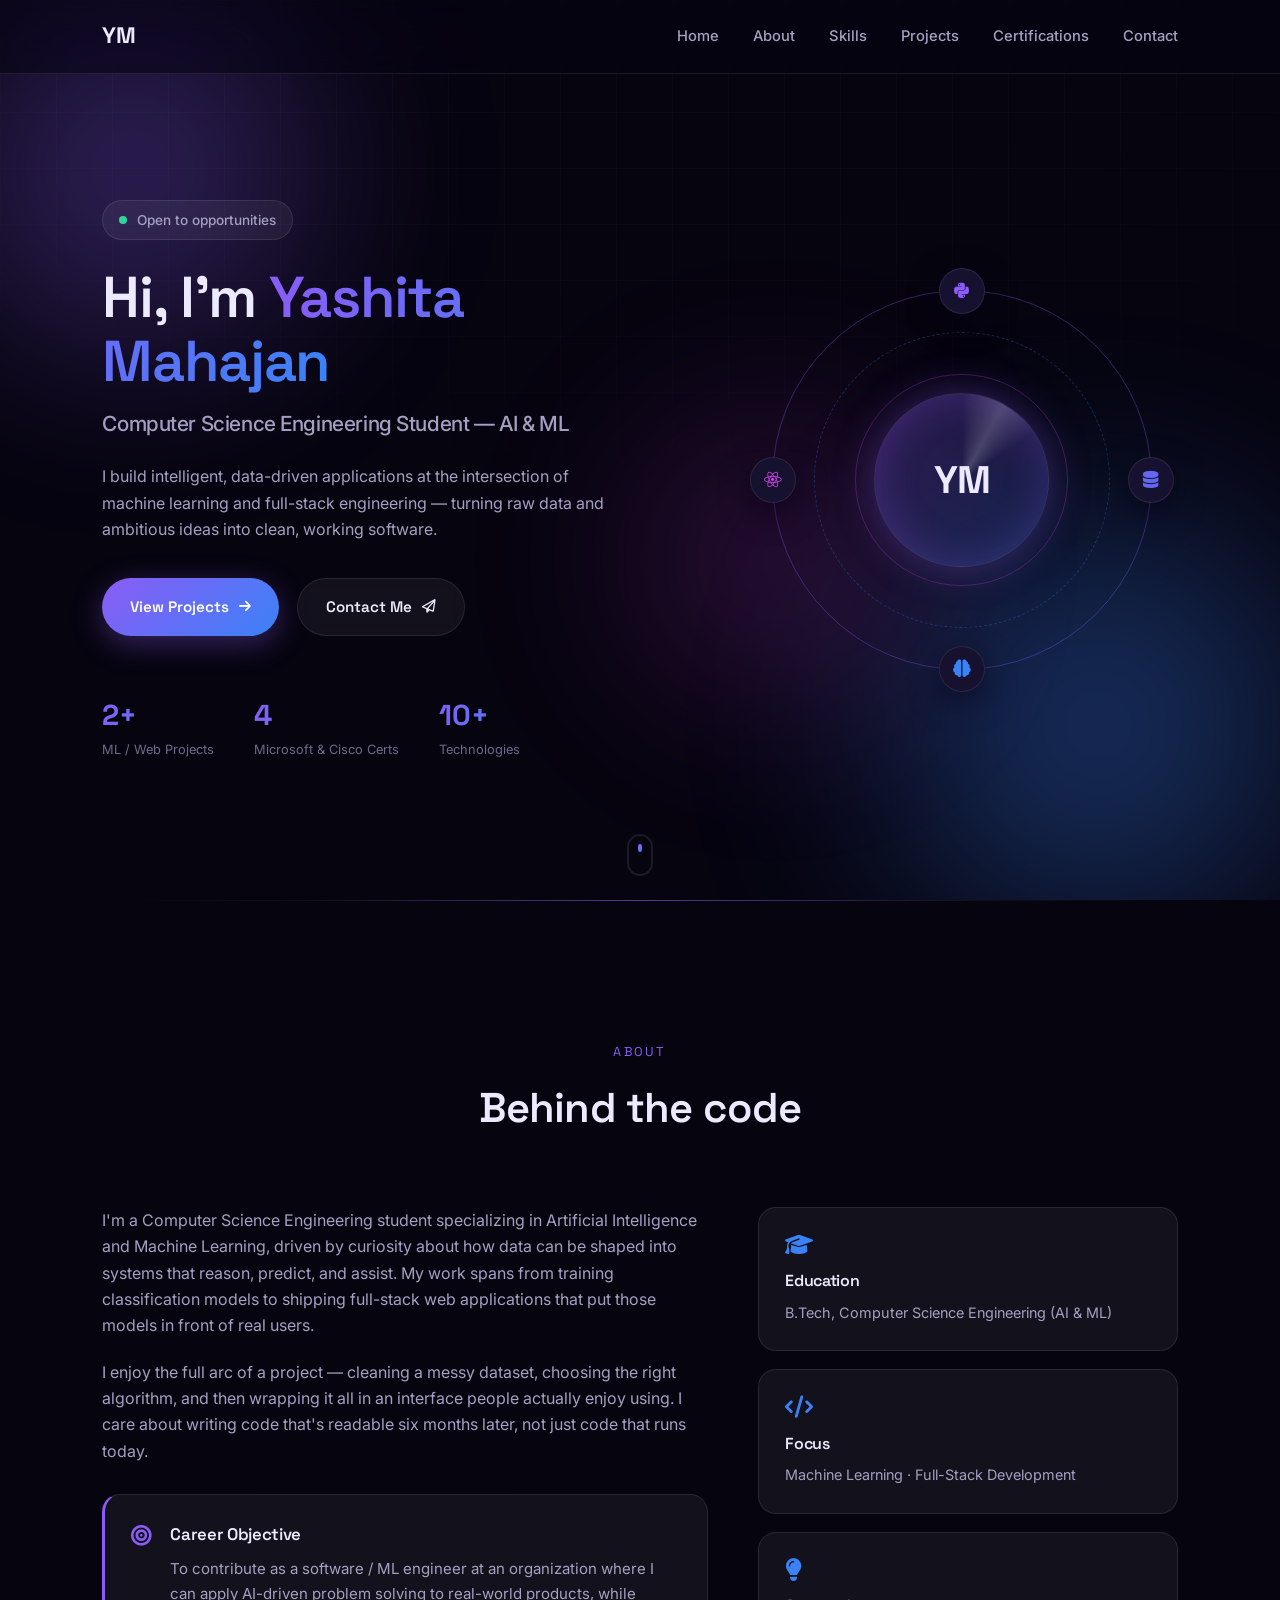
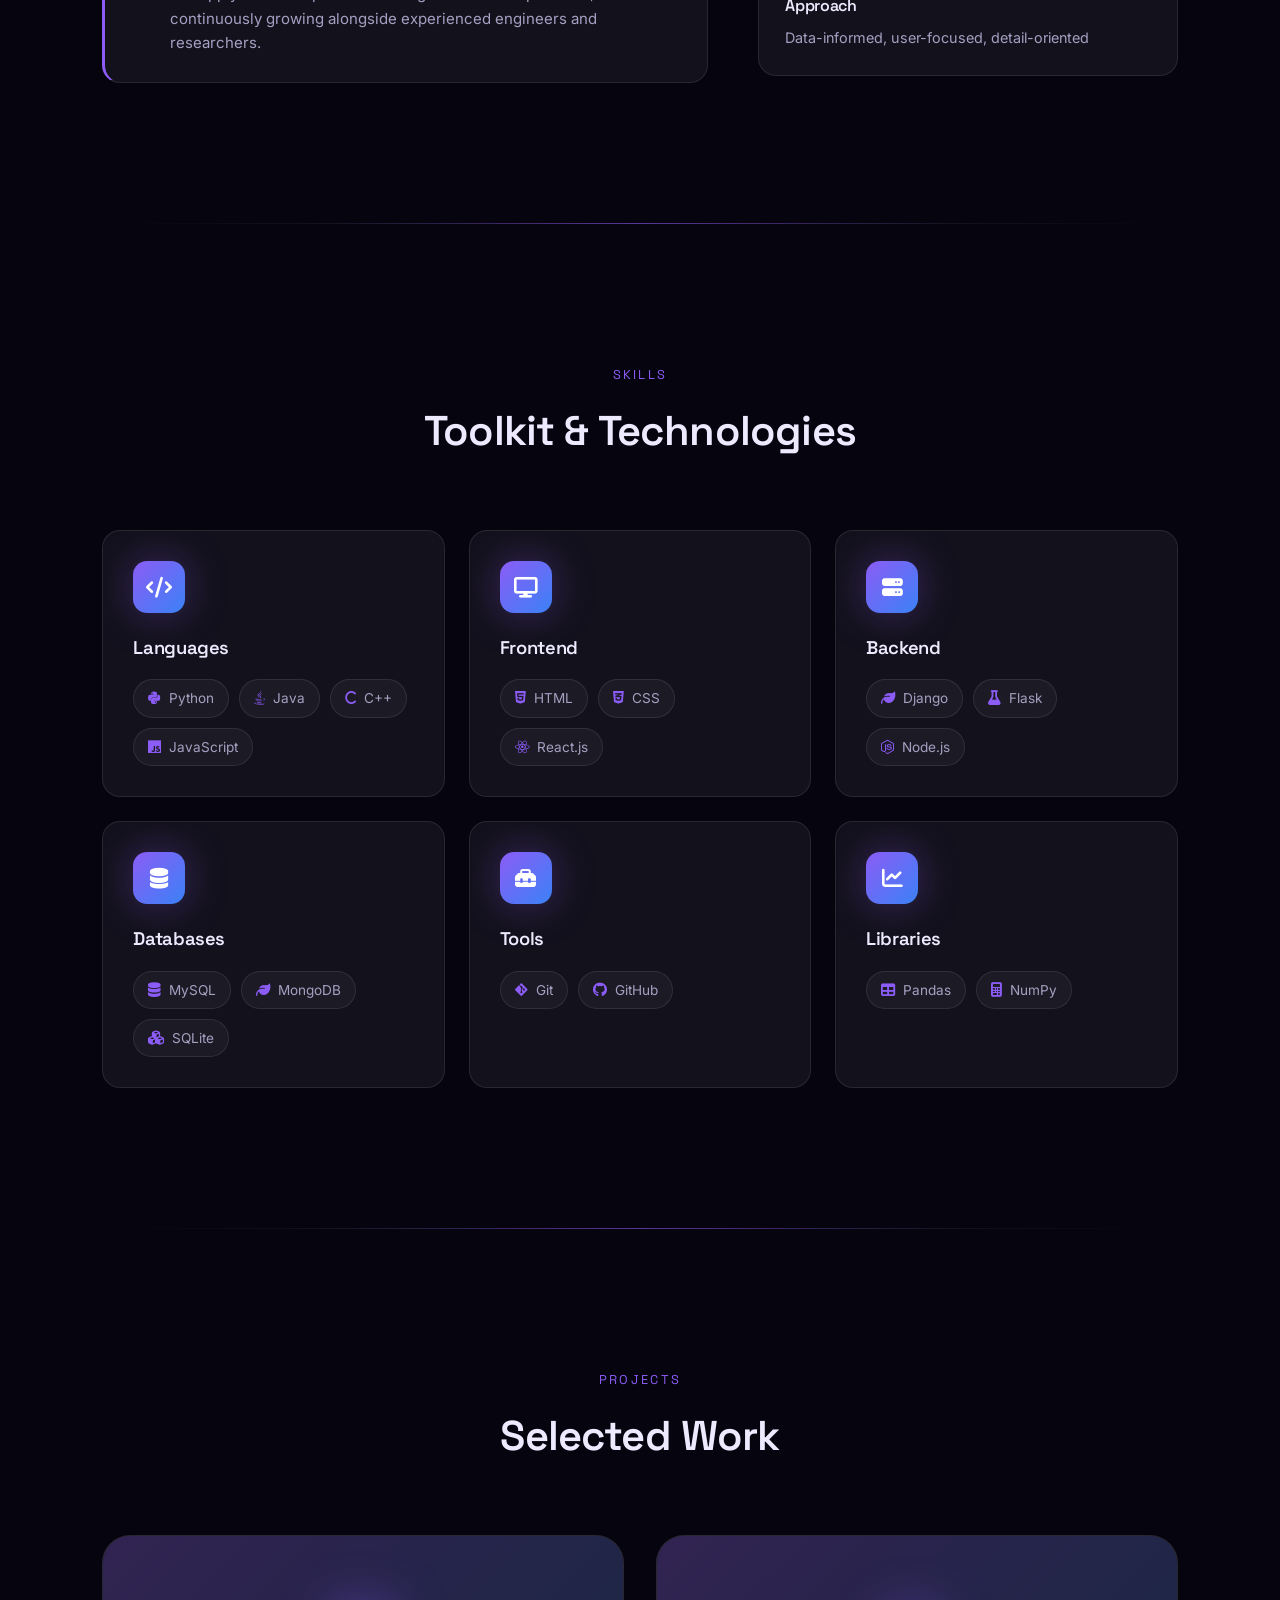
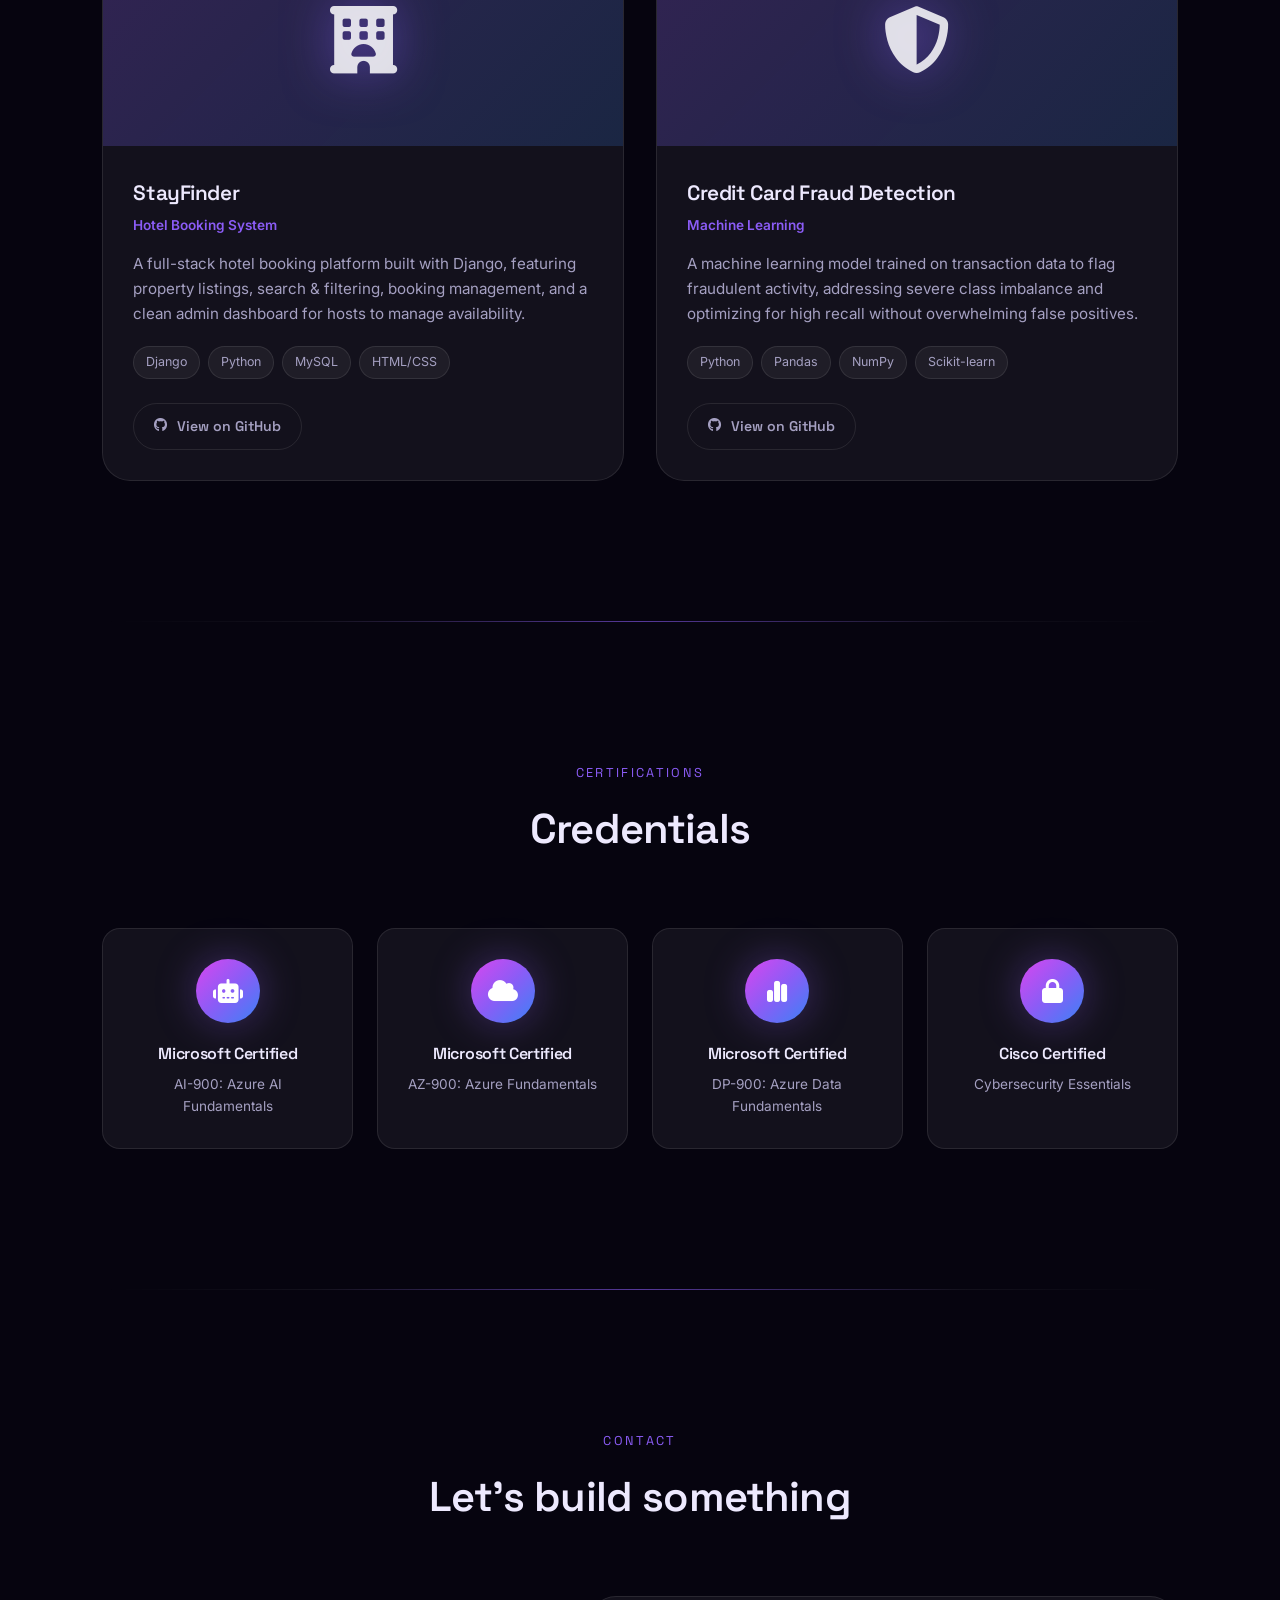
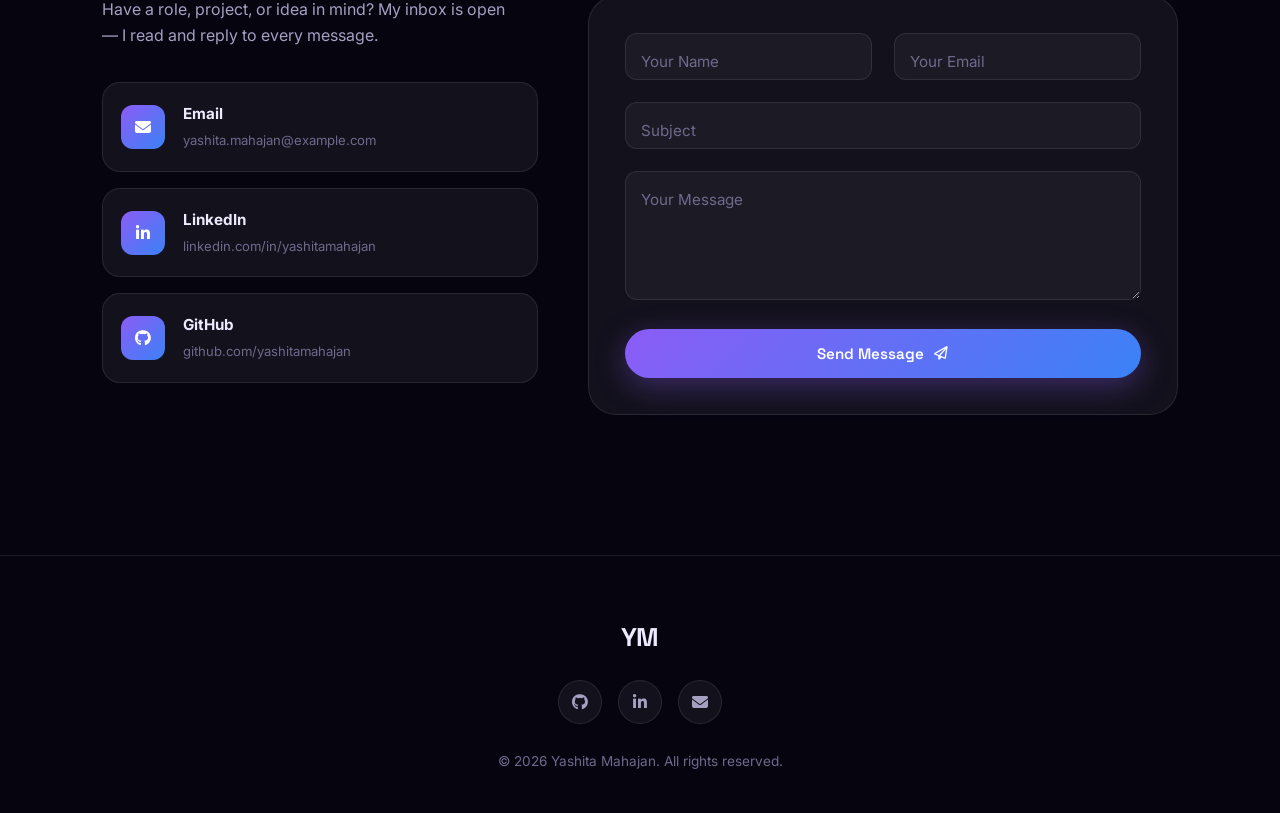
<file: Assignment1/index.html>
<!DOCTYPE html>
<html lang="en">
<head>
<meta charset="UTF-8">
<meta name="viewport" content="width=device-width, initial-scale=1.0">
<title>Yashita Mahajan | AI &amp; ML Engineer</title>
<meta name="description" content="Portfolio of Yashita Mahajan, Computer Science Engineering student specializing in AI & ML.">

<!-- Google Fonts: Space Grotesk (display) + Inter (body) -->
<link rel="preconnect" href="https://fonts.googleapis.com">
<link rel="preconnect" href="https://fonts.gstatic.com" crossorigin>
<link href="https://fonts.googleapis.com/css2?family=Space+Grotesk:wght@400;500;600;700&family=Inter:wght@300;400;500;600;700&display=swap" rel="stylesheet">

<!-- Font Awesome Icons -->
<link rel="stylesheet" href="https://cdnjs.cloudflare.com/ajax/libs/font-awesome/6.5.1/css/all.min.css">

<link rel="stylesheet" href="style.css">
</head>
<body>

<!-- Animated background blobs (pure CSS, decorative) -->
<div class="bg-fx" aria-hidden="true">
  <div class="blob blob-a"></div>
  <div class="blob blob-b"></div>
  <div class="blob blob-c"></div>
  <div class="grid-overlay"></div>
</div>

<!-- ================= NAVIGATION ================= -->
<input type="checkbox" id="nav-toggle" class="nav-toggle-input">
<header class="navbar">
  <nav class="nav-container">
    <a href="#home" class="logo">YM<span class="logo-dot"></span></a>

    <label for="nav-toggle" class="hamburger" aria-label="Toggle menu">
      <span></span><span></span><span></span>
    </label>

    <ul class="nav-links">
      <li><a href="#home">Home</a></li>
      <li><a href="#about">About</a></li>
      <li><a href="#skills">Skills</a></li>
      <li><a href="#projects">Projects</a></li>
      <li><a href="#certifications">Certifications</a></li>
      <li><a href="#contact">Contact</a></li>
    </ul>
  </nav>
</header>

<main>

  <!-- ================= HERO SECTION ================= -->
  <section id="home" class="hero">
    <div class="hero-inner">

      <div class="hero-text reveal">
        <p class="eyebrow"><span class="pulse-dot"></span>Open to opportunities</p>
        <h1 class="hero-title">
          Hi, I'm <span class="gradient-text">Yashita Mahajan</span>
        </h1>
        <h2 class="hero-subtitle">Computer Science Engineering Student — AI &amp; ML</h2>
        <p class="hero-desc">
          I build intelligent, data-driven applications at the intersection of machine learning
          and full-stack engineering — turning raw data and ambitious ideas into clean,
          working software.
        </p>
        <div class="hero-actions">
          <a href="#projects" class="btn btn-primary">
            <span>View Projects</span>
            <i class="fa-solid fa-arrow-right"></i>
          </a>
          <a href="#contact" class="btn btn-outline">
            <span>Contact Me</span>
            <i class="fa-regular fa-paper-plane"></i>
          </a>
        </div>

        <div class="hero-stats">
          <div class="stat">
            <span class="stat-num">2+</span>
            <span class="stat-label">ML / Web Projects</span>
          </div>
          <div class="stat">
            <span class="stat-num">4</span>
            <span class="stat-label">Microsoft &amp; Cisco Certs</span>
          </div>
          <div class="stat">
            <span class="stat-num">10+</span>
            <span class="stat-label">Technologies</span>
          </div>
        </div>
      </div>

      <!-- Signature visual: animated "Neural Halo" instead of a photo -->
      <div class="hero-visual reveal">
        <div class="halo">
          <div class="halo-ring ring-1"></div>
          <div class="halo-ring ring-2"></div>
          <div class="halo-ring ring-3"></div>

          <div class="orbit orbit-1"><span class="node"><i class="fa-brands fa-python"></i></span></div>
          <div class="orbit orbit-2"><span class="node"><i class="fa-solid fa-brain"></i></span></div>
          <div class="orbit orbit-3"><span class="node"><i class="fa-brands fa-react"></i></span></div>
          <div class="orbit orbit-4"><span class="node"><i class="fa-solid fa-database"></i></span></div>

          <div class="halo-core">
            <span class="core-initials">YM</span>
            <span class="core-scan"></span>
          </div>
        </div>
      </div>

    </div>
    <a href="#about" class="scroll-cue" aria-label="Scroll down">
      <span></span>
    </a>
  </section>

  <div class="divider" aria-hidden="true"><span></span></div>

  <!-- ================= ABOUT SECTION ================= -->
  <section id="about" class="section about">
    <div class="section-head reveal">
      <p class="section-tag">About</p>
      <h2 class="section-title">Behind the code</h2>
    </div>

    <div class="about-grid">
      <div class="about-copy reveal">
        <p>
          I'm a Computer Science Engineering student specializing in Artificial Intelligence
          and Machine Learning, driven by curiosity about how data can be shaped into systems
          that reason, predict, and assist. My work spans from training classification models
          to shipping full-stack web applications that put those models in front of real users.
        </p>
        <p>
          I enjoy the full arc of a project — cleaning a messy dataset, choosing the right
          algorithm, and then wrapping it all in an interface people actually enjoy using.
          I care about writing code that's readable six months later, not just code that runs today.
        </p>
        <div class="objective-card">
          <i class="fa-solid fa-bullseye"></i>
          <div>
            <h3>Career Objective</h3>
            <p>
              To contribute as a software / ML engineer at an organization where I can apply
              AI-driven problem solving to real-world products, while continuously growing
              alongside experienced engineers and researchers.
            </p>
          </div>
        </div>
      </div>

      <div class="about-highlights reveal">
        <div class="highlight-card">
          <i class="fa-solid fa-graduation-cap"></i>
          <h4>Education</h4>
          <p>B.Tech, Computer Science Engineering (AI &amp; ML)</p>
        </div>
        <div class="highlight-card">
          <i class="fa-solid fa-code"></i>
          <h4>Focus</h4>
          <p>Machine Learning · Full-Stack Development</p>
        </div>
        <div class="highlight-card">
          <i class="fa-solid fa-lightbulb"></i>
          <h4>Approach</h4>
          <p>Data-informed, user-focused, detail-oriented</p>
        </div>
      </div>
    </div>
  </section>

  <div class="divider" aria-hidden="true"><span></span></div>

  <!-- ================= SKILLS SECTION ================= -->
  <section id="skills" class="section skills">
    <div class="section-head reveal">
      <p class="section-tag">Skills</p>
      <h2 class="section-title">Toolkit &amp; Technologies</h2>
    </div>

    <div class="skills-grid">

      <div class="skill-card reveal">
        <div class="skill-icon"><i class="fa-solid fa-code"></i></div>
        <h3>Languages</h3>
        <div class="chip-row">
          <span class="chip"><i class="fa-brands fa-python"></i>Python</span>
          <span class="chip"><i class="fa-brands fa-java"></i>Java</span>
          <span class="chip"><i class="fa-solid fa-c"></i>C++</span>
          <span class="chip"><i class="fa-brands fa-js"></i>JavaScript</span>
        </div>
      </div>

      <div class="skill-card reveal">
        <div class="skill-icon"><i class="fa-solid fa-display"></i></div>
        <h3>Frontend</h3>
        <div class="chip-row">
          <span class="chip"><i class="fa-brands fa-html5"></i>HTML</span>
          <span class="chip"><i class="fa-brands fa-css3-alt"></i>CSS</span>
          <span class="chip"><i class="fa-brands fa-react"></i>React.js</span>
        </div>
      </div>

      <div class="skill-card reveal">
        <div class="skill-icon"><i class="fa-solid fa-server"></i></div>
        <h3>Backend</h3>
        <div class="chip-row">
          <span class="chip"><i class="fa-solid fa-leaf"></i>Django</span>
          <span class="chip"><i class="fa-solid fa-flask"></i>Flask</span>
          <span class="chip"><i class="fa-brands fa-node-js"></i>Node.js</span>
        </div>
      </div>

      <div class="skill-card reveal">
        <div class="skill-icon"><i class="fa-solid fa-database"></i></div>
        <h3>Databases</h3>
        <div class="chip-row">
          <span class="chip"><i class="fa-solid fa-database"></i>MySQL</span>
          <span class="chip"><i class="fa-solid fa-leaf"></i>MongoDB</span>
          <span class="chip"><i class="fa-solid fa-cubes"></i>SQLite</span>
        </div>
      </div>

      <div class="skill-card reveal">
        <div class="skill-icon"><i class="fa-solid fa-toolbox"></i></div>
        <h3>Tools</h3>
        <div class="chip-row">
          <span class="chip"><i class="fa-brands fa-git-alt"></i>Git</span>
          <span class="chip"><i class="fa-brands fa-github"></i>GitHub</span>
        </div>
      </div>

      <div class="skill-card reveal">
        <div class="skill-icon"><i class="fa-solid fa-chart-line"></i></div>
        <h3>Libraries</h3>
        <div class="chip-row">
          <span class="chip"><i class="fa-solid fa-table"></i>Pandas</span>
          <span class="chip"><i class="fa-solid fa-calculator"></i>NumPy</span>
        </div>
      </div>

    </div>
  </section>

  <div class="divider" aria-hidden="true"><span></span></div>

  <!-- ================= PROJECTS SECTION ================= -->
  <section id="projects" class="section projects">
    <div class="section-head reveal">
      <p class="section-tag">Projects</p>
      <h2 class="section-title">Selected Work</h2>
    </div>

    <div class="projects-grid">

      <article class="project-card reveal">
        <div class="project-media">
          <div class="media-glyph"><i class="fa-solid fa-hotel"></i></div>
          <div class="media-shine"></div>
        </div>
        <div class="project-body">
          <h3>StayFinder</h3>
          <p class="project-type">Hotel Booking System</p>
          <p class="project-desc">
            A full-stack hotel booking platform built with Django, featuring property listings,
            search &amp; filtering, booking management, and a clean admin dashboard for hosts
            to manage availability.
          </p>
          <div class="tag-row">
            <span class="tag">Django</span>
            <span class="tag">Python</span>
            <span class="tag">MySQL</span>
            <span class="tag">HTML/CSS</span>
          </div>
          <a href="#" class="btn btn-ghost">
            <i class="fa-brands fa-github"></i>
            <span>View on GitHub</span>
          </a>
        </div>
      </article>

      <article class="project-card reveal">
        <div class="project-media">
          <div class="media-glyph"><i class="fa-solid fa-shield-halved"></i></div>
          <div class="media-shine"></div>
        </div>
        <div class="project-body">
          <h3>Credit Card Fraud Detection</h3>
          <p class="project-type">Machine Learning</p>
          <p class="project-desc">
            A machine learning model trained on transaction data to flag fraudulent activity,
            addressing severe class imbalance and optimizing for high recall without
            overwhelming false positives.
          </p>
          <div class="tag-row">
            <span class="tag">Python</span>
            <span class="tag">Pandas</span>
            <span class="tag">NumPy</span>
            <span class="tag">Scikit-learn</span>
          </div>
          <a href="#" class="btn btn-ghost">
            <i class="fa-brands fa-github"></i>
            <span>View on GitHub</span>
          </a>
        </div>
      </article>

    </div>
  </section>

  <div class="divider" aria-hidden="true"><span></span></div>

  <!-- ================= CERTIFICATIONS SECTION ================= -->
  <section id="certifications" class="section certifications">
    <div class="section-head reveal">
      <p class="section-tag">Certifications</p>
      <h2 class="section-title">Credentials</h2>
    </div>

    <div class="cert-grid">
      <div class="cert-card reveal">
        <div class="cert-badge"><i class="fa-solid fa-robot"></i></div>
        <h3>Microsoft Certified</h3>
        <p>AI-900: Azure AI Fundamentals</p>
      </div>
      <div class="cert-card reveal">
        <div class="cert-badge"><i class="fa-solid fa-cloud"></i></div>
        <h3>Microsoft Certified</h3>
        <p>AZ-900: Azure Fundamentals</p>
      </div>
      <div class="cert-card reveal">
        <div class="cert-badge"><i class="fa-solid fa-chart-simple"></i></div>
        <h3>Microsoft Certified</h3>
        <p>DP-900: Azure Data Fundamentals</p>
      </div>
      <div class="cert-card reveal">
        <div class="cert-badge"><i class="fa-solid fa-lock"></i></div>
        <h3>Cisco Certified</h3>
        <p>Cybersecurity Essentials</p>
      </div>
    </div>
  </section>

  <div class="divider" aria-hidden="true"><span></span></div>

  <!-- ================= CONTACT SECTION ================= -->
  <section id="contact" class="section contact">
    <div class="section-head reveal">
      <p class="section-tag">Contact</p>
      <h2 class="section-title">Let's build something</h2>
    </div>

    <div class="contact-grid">

      <div class="contact-info reveal">
        <p class="contact-lead">
          Have a role, project, or idea in mind? My inbox is open — I read and reply to
          every message.
        </p>

        <a href="mailto:yashita.mahajan@example.com" class="contact-link">
          <span class="contact-icon"><i class="fa-solid fa-envelope"></i></span>
          <span>
            <strong>Email</strong>
            <small>yashita.mahajan@example.com</small>
          </span>
        </a>

        <a href="https://linkedin.com/in/yashitamahajan" target="_blank" rel="noopener" class="contact-link">
          <span class="contact-icon"><i class="fa-brands fa-linkedin-in"></i></span>
          <span>
            <strong>LinkedIn</strong>
            <small>linkedin.com/in/yashitamahajan</small>
          </span>
        </a>

        <a href="https://github.com/yashitamahajan" target="_blank" rel="noopener" class="contact-link">
          <span class="contact-icon"><i class="fa-brands fa-github"></i></span>
          <span>
            <strong>GitHub</strong>
            <small>github.com/yashitamahajan</small>
          </span>
        </a>
      </div>

      <form class="contact-form reveal" action="#" method="post">
        <div class="form-row">
          <div class="form-group">
            <input type="text" id="name" name="name" placeholder=" " required>
            <label for="name">Your Name</label>
          </div>
          <div class="form-group">
            <input type="email" id="email" name="email" placeholder=" " required>
            <label for="email">Your Email</label>
          </div>
        </div>
        <div class="form-group">
          <input type="text" id="subject" name="subject" placeholder=" " required>
          <label for="subject">Subject</label>
        </div>
        <div class="form-group">
          <textarea id="message" name="message" rows="5" placeholder=" " required></textarea>
          <label for="message">Your Message</label>
        </div>
        <button type="submit" class="btn btn-primary btn-full">
          <span>Send Message</span>
          <i class="fa-regular fa-paper-plane"></i>
        </button>
      </form>

    </div>
  </section>

</main>

<!-- ================= FOOTER ================= -->
<footer class="footer">
  <a href="#home" class="logo footer-logo">YM<span class="logo-dot"></span></a>
  <div class="footer-socials">
    <a href="https://github.com/yashitamahajan" target="_blank" rel="noopener" aria-label="GitHub"><i class="fa-brands fa-github"></i></a>
    <a href="https://linkedin.com/in/yashitamahajan" target="_blank" rel="noopener" aria-label="LinkedIn"><i class="fa-brands fa-linkedin-in"></i></a>
    <a href="mailto:yashita.mahajan@example.com" aria-label="Email"><i class="fa-solid fa-envelope"></i></a>
  </div>
  <p class="footer-copy">&copy; 2026 Yashita Mahajan. All rights reserved.</p>
</footer>

</body>
</html>
</file>
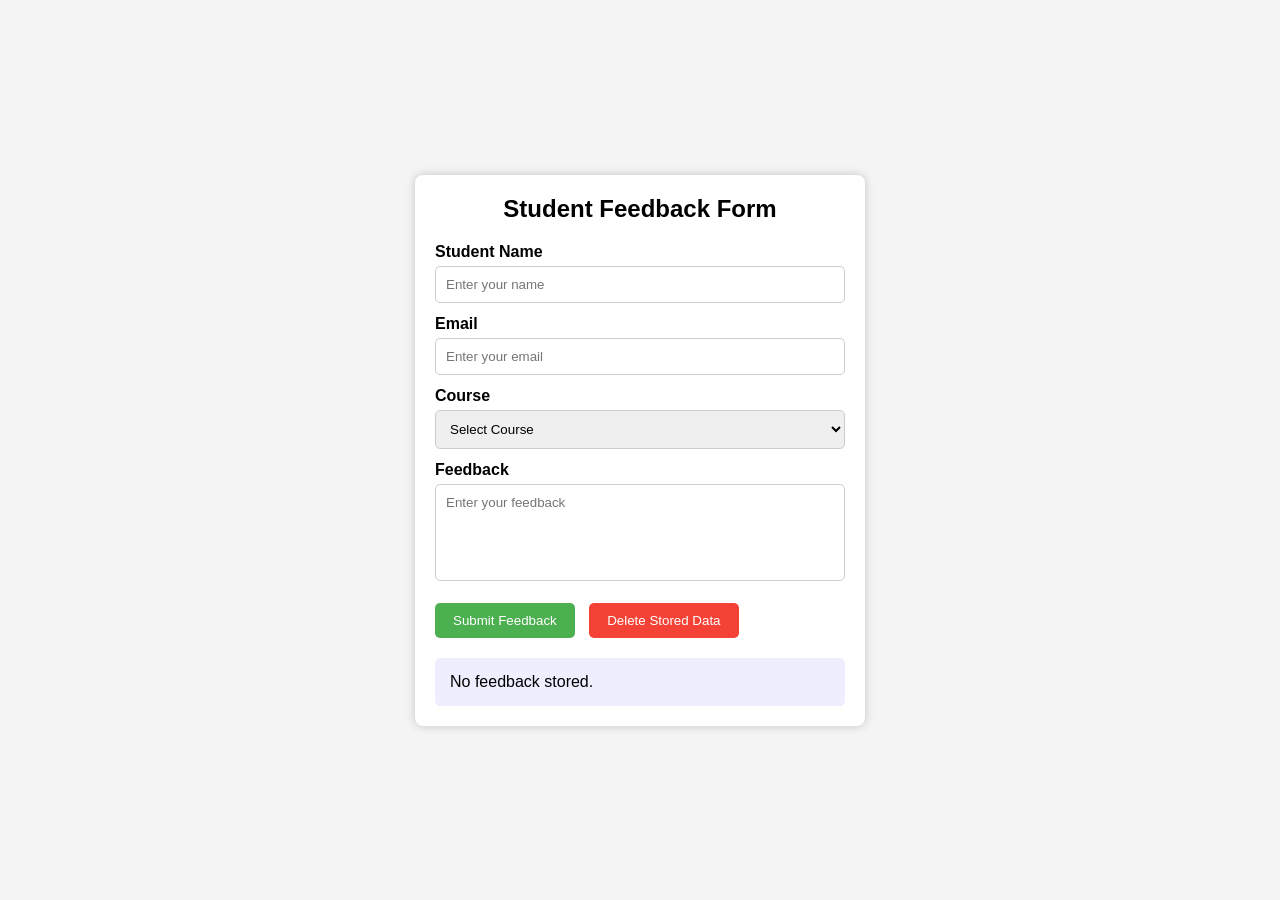
<file: Assignment3/index.html>
<!DOCTYPE html>
<html lang="en">
<head>
    <meta charset="UTF-8">
    <meta name="viewport" content="width=device-width, initial-scale=1.0">
    <title>Student Feedback Form</title>

    <style>
        * {
            margin: 0;
            padding: 0;
            box-sizing: border-box;
            font-family: Arial, sans-serif;
        }

        body {
            background-color: #f4f4f4;
            display: flex;
            justify-content: center;
            align-items: center;
            min-height: 100vh;
        }

        .container {
            width: 450px;
            background: white;
            padding: 20px;
            border-radius: 8px;
            box-shadow: 0px 0px 10px rgba(0,0,0,0.2);
        }

        h2 {
            text-align: center;
            margin-bottom: 20px;
        }

        label {
            display: block;
            margin-top: 12px;
            margin-bottom: 5px;
            font-weight: bold;
        }

        input,
        select,
        textarea {
            width: 100%;
            padding: 10px;
            border: 1px solid #ccc;
            border-radius: 5px;
        }

        textarea {
            resize: none;
        }

        .error {
            color: red;
            font-size: 13px;
            margin-top: 3px;
        }

        button {
            padding: 10px 18px;
            margin-top: 15px;
            border: none;
            border-radius: 5px;
            color: white;
            cursor: pointer;
        }

        .submitBtn {
            background-color: #4CAF50;
        }

        .deleteBtn {
            background-color: #f44336;
            margin-left: 10px;
        }

        #sessionUser {
            margin-top: 20px;
            color: green;
            font-weight: bold;
        }

        #storedData {
            margin-top: 15px;
            background: #eef;
            padding: 15px;
            border-radius: 5px;
        }
    </style>
</head>

<body>

<div class="container">

    <h2>Student Feedback Form</h2>

    <form id="feedbackForm">

        <label for="name">Student Name</label>
        <input type="text" id="name" placeholder="Enter your name">
        <div class="error" id="nameError"></div>

        <label for="email">Email</label>
        <input type="email" id="email" placeholder="Enter your email">
        <div class="error" id="emailError"></div>

        <label for="course">Course</label>
        <select id="course">
            <option value="">Select Course</option>
            <option value="C++">C++</option>
            <option value="Java">Java</option>
            <option value="Python">Python</option>
            <option value="JavaScript">JavaScript</option>
        </select>
        <div class="error" id="courseError"></div>

        <label for="feedback">Feedback</label>
        <textarea id="feedback" rows="5" placeholder="Enter your feedback"></textarea>
        <div class="error" id="feedbackError"></div>

        <button type="submit" class="submitBtn">Submit Feedback</button>
        <button type="button" id="deleteBtn" class="deleteBtn">Delete Stored Data</button>

    </form>

    <div id="sessionUser"></div>

    <div id="storedData">
        No feedback stored.
    </div>

</div>

<script src="script.js"></script>

</body>
</html>
</file>
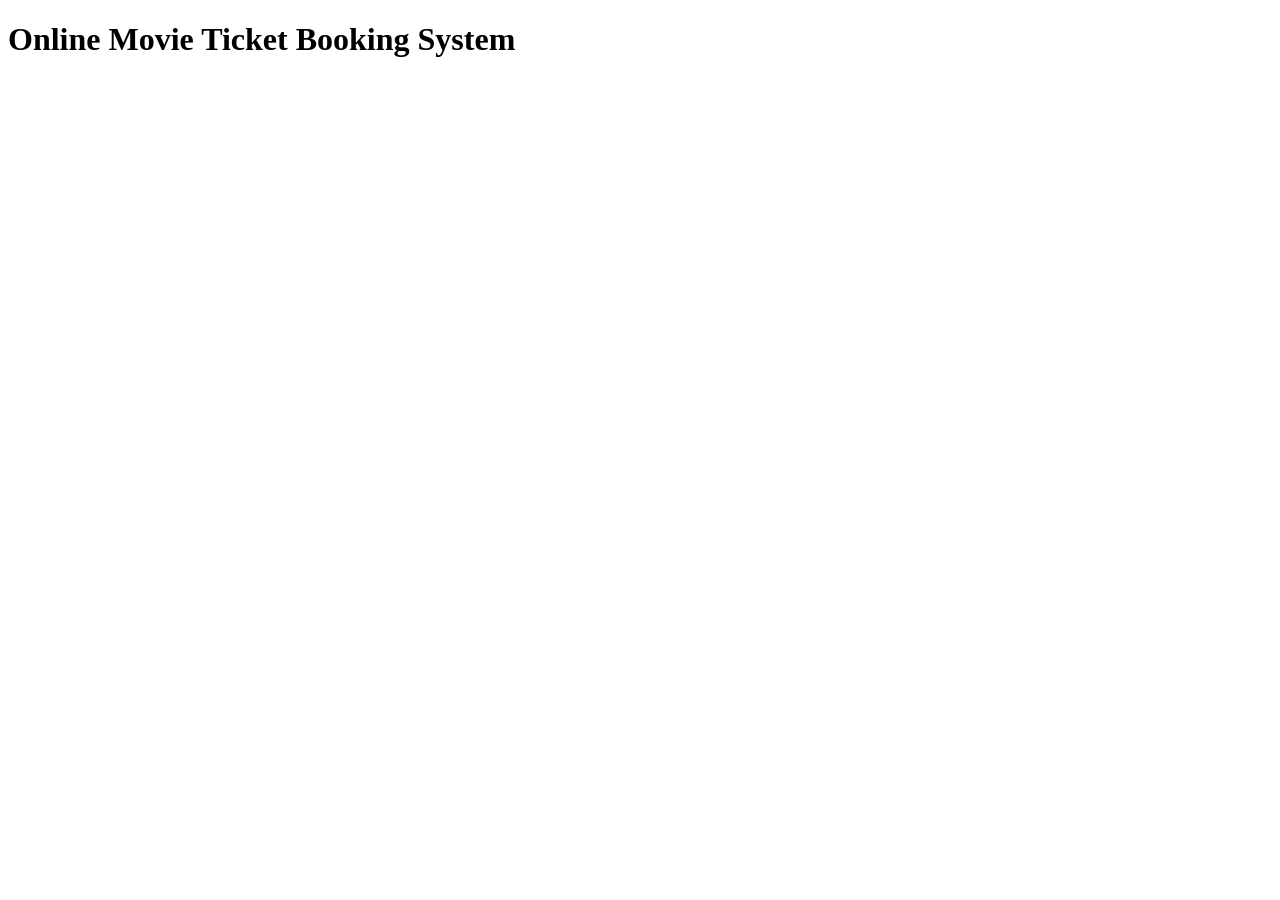
<file: Assignment4/index.html>
<!DOCTYPE html>
<html>
<head>
    <title>Online Movie Ticket Booking System</title>
</head>
<body>
    <h1>Online Movie Ticket Booking System</h1>
    <script>
        console.log("1. Checking Seat Availability...");
        let seatsAvailable = true;
        let booking = new Promise(function(resolve, reject) {
            setTimeout(function() {
                if (seatsAvailable) {
                    resolve("2. Seats Available");
                } else {
                    reject("No Seats Available");
                }
            }, 2000);
        });


        booking

           
            .then(function(message) {

                console.log(message);

                return "3. Payment Processed Successfully";

            })


           
            .then(function(message) {

                console.log(message);

                return "4. Booking Confirmed Successfully";

            })


       
            .then(function(message) {

                console.log(message);

                return "5. Ticket Generated Successfully";

            })


           
            .then(function(message) {

                console.log(message);

            })


      
            .catch(function(error) {

                console.log("Error:", error);

            });

    </script>

</body>
</html>
</file>
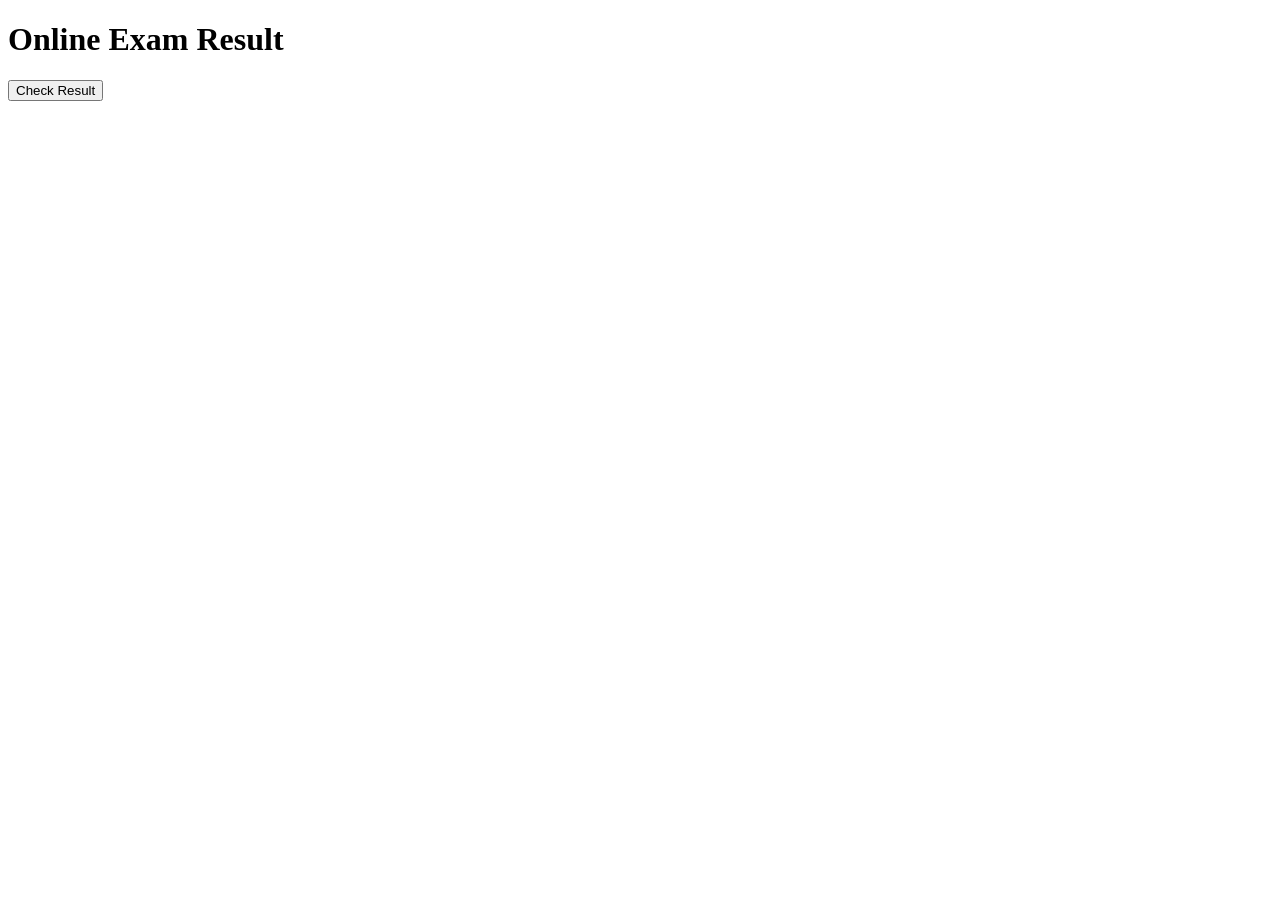
<file: Assignment5/index.html>
<!DOCTYPE html>
<html lang="en">

<head>
    <meta charset="UTF-8">

    <meta name="viewport" content="width=device-width, initial-scale=1.0">

    <title>Online Exam Result</title>
</head>

<body>

    <h1>Online Exam Result</h1>

    <button onclick="checkResult()">
        Check Result
    </button>

    <p id="result"></p>


    <script>

        function calculateResult() {

            // A Promise represents a result that will be available
            // sometime in the future.
            // Here, the Promise means:
            // "I will give you the exam result later."

            return new Promise(resolve => {

                // setTimeout() is used to simulate
                // the result calculation taking 3 seconds.

                setTimeout(() => {

                    // resolve() means that the asynchronous
                    // work has been completed successfully.

                    resolve("Your result is ready! You scored 85 marks.");

                }, 3000);

            });
        }


        // async allows us to use await inside this function.
        // An async function always returns a Promise.

        async function checkResult() {

            const resultArea = document.getElementById("result");

            // Show this message immediately
            resultArea.innerText = "Calculating your result...";


            // await means:
            // "Wait for the Promise to finish and give me its result."
            //
            // The function waits here until calculateResult()
            // completes after 3 seconds.
            //
            // The entire browser does NOT freeze.
            // Only this async function waits.

            const result = await calculateResult();


            // After 3 seconds, the Promise is resolved
            // and the result is displayed.

            resultArea.innerText = result;

        }

    </script>

</body>

</html>
</file>
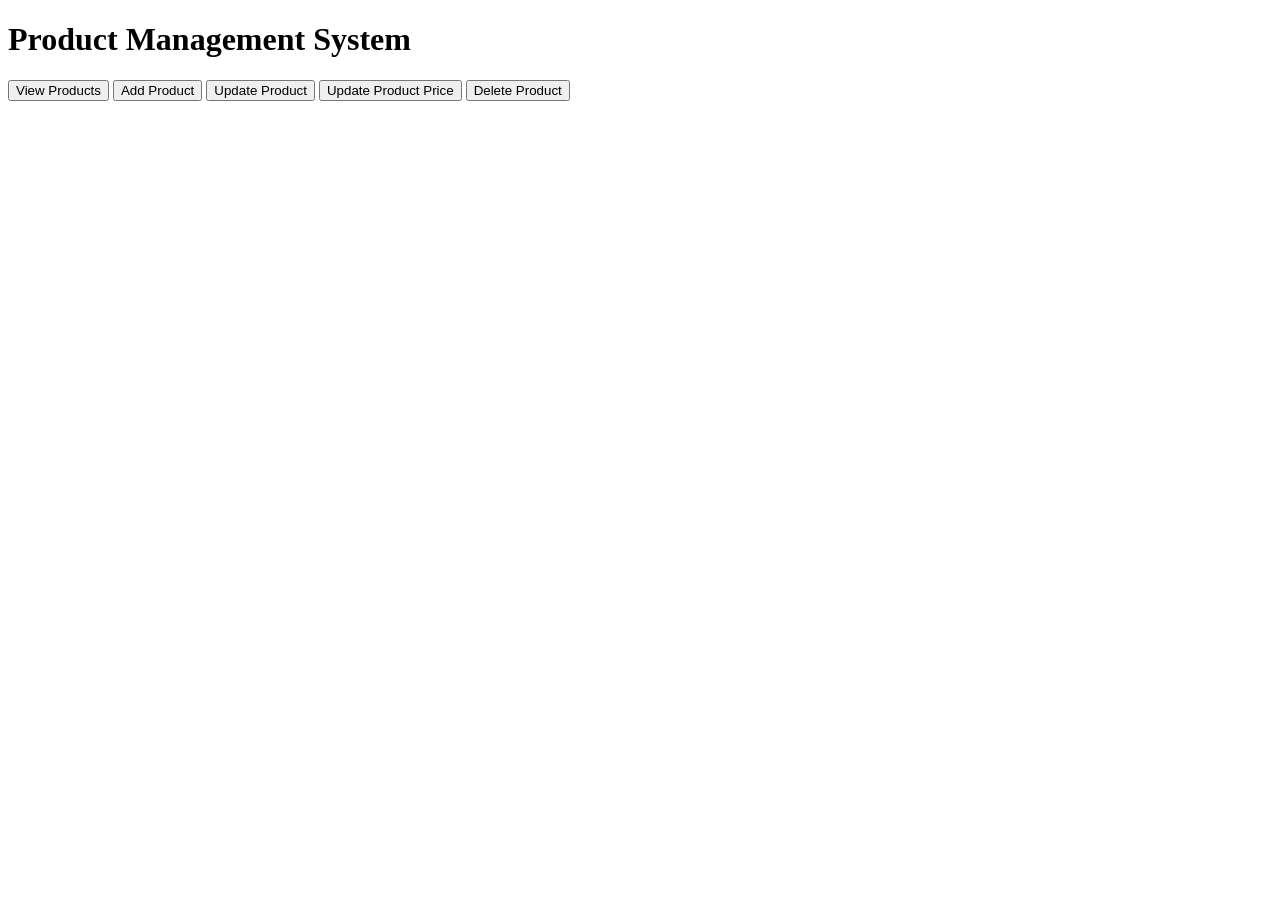
<file: Assignment6/index.html>
<!DOCTYPE html>
<html>
<head>
    <title>Product Management System</title>
</head>

<body>

    <h1>Product Management System</h1>

    <button onclick="getProducts()">View Products</button>
    <button onclick="addProduct()">Add Product</button>
    <button onclick="updateProduct()">Update Product</button>
    <button onclick="updatePrice()">Update Product Price</button>
    <button onclick="deleteProduct()">Delete Product</button>


    <script>

        // API URL
        const url = "https://fakestoreapi.com/products";


        // 1. GET - View all products
        async function getProducts() {

            const response = await fetch(url);

            const data = await response.json();

            console.log("All Products:");
            console.log(data);
        }


        // 2. POST - Add a new product
        async function addProduct() {

            const product = {
                title: "Wireless Headphones",
                price: 1999,
                category: "electronics"
            };

            const response = await fetch(url, {
                method: "POST",
                headers: {
                    "Content-Type": "application/json"
                },
                body: JSON.stringify(product)
            });

            const data = await response.json();

            console.log("Product Added:");
            console.log(data);
        }


        // 3. PUT - Completely update product ID 1
        async function updateProduct() {

            const product = {
                title: "Updated Smartphone",
                price: 25000,
                category: "electronics"
            };

            const response = await fetch(url + "/1", {
                method: "PUT",
                headers: {
                    "Content-Type": "application/json"
                },
                body: JSON.stringify(product)
            });

            const data = await response.json();

            console.log("Product Updated:");
            console.log(data);
        }


        // 4. PATCH - Update only price of product ID 1
        async function updatePrice() {

            const response = await fetch(url + "/1", {
                method: "PATCH",
                headers: {
                    "Content-Type": "application/json"
                },
                body: JSON.stringify({
                    price: 30000
                })
            });

            const data = await response.json();

            console.log("Price Updated:");
            console.log(data);
        }


        // 5. DELETE - Delete product ID 1
        async function deleteProduct() {

            const response = await fetch(url + "/1", {
                method: "DELETE"
            });

            const data = await response.json();

            console.log("Product Deleted:");
            console.log(data);
        }

    </script>

</body>
</html>
</file>
<file: Assignment1/style.css>
/* ==========================================================================
   YASHITA MAHAJAN — PORTFOLIO STYLESHEET
   Pure HTML5 + CSS3. No JavaScript, no frameworks.
   Theme: deep-space dark with violet/azure gradients + glassmorphism.
   ========================================================================== */

/* ---------------------------------------------------------------------- */
/* 1. DESIGN TOKENS                                                        */
/* ---------------------------------------------------------------------- */
:root{
  /* Core surfaces */
  --void:        #06040f;   /* page background */
  --surface:     #100b22;   /* section panels */
  --surface-2:   #171130;   /* elevated cards */
  --glass:       rgba(255,255,255,0.055);
  --glass-strong:rgba(255,255,255,0.09);
  --border:      rgba(255,255,255,0.09);

  /* Accent gradient family */
  --violet:      #8b5cf6;
  --indigo:      #6366f1;
  --azure:       #3b82f6;
  --magenta:     #d946ef;

  --gradient-brand: linear-gradient(135deg, var(--violet), var(--azure));
  --gradient-brand-2: linear-gradient(135deg, var(--magenta), var(--violet), var(--azure));

  /* Text */
  --text:        #ede9fe;
  --text-dim:    #a5a0c2;
  --text-faint:  #6f6a8d;

  /* Effects */
  --glow-violet: 0 0 40px rgba(139,92,246,0.35);
  --glow-azure:  0 0 40px rgba(59,130,246,0.30);
  --shadow-soft: 0 20px 60px rgba(0,0,0,0.45);
  --shadow-card: 0 10px 30px rgba(5,2,20,0.55);

  /* Type scale */
  --font-display: 'Space Grotesk', sans-serif;
  --font-body:    'Inter', sans-serif;

  /* Rhythm */
  --section-pad: 140px;
  --radius-lg: 28px;
  --radius-md: 18px;
  --radius-sm: 12px;

  --ease: cubic-bezier(0.22, 1, 0.36, 1);
}

/* ---------------------------------------------------------------------- */
/* 2. RESET                                                                */
/* ---------------------------------------------------------------------- */
*, *::before, *::after{
  margin: 0;
  padding: 0;
  box-sizing: border-box;
}

html{
  scroll-behavior: smooth;
  scroll-padding-top: 90px;
}

body{
  background: var(--void);
  color: var(--text);
  font-family: var(--font-body);
  font-weight: 400;
  line-height: 1.65;
  overflow-x: hidden;
  -webkit-font-smoothing: antialiased;
}

img{ max-width: 100%; display: block; }
a{ text-decoration: none; color: inherit; }
ul{ list-style: none; }
button{ font-family: inherit; border: none; background: none; cursor: pointer; }
input, textarea{ font-family: inherit; }

/* Respect reduced motion preference */
@media (prefers-reduced-motion: reduce){
  *, *::before, *::after{
    animation-duration: 0.001ms !important;
    animation-iteration-count: 1 !important;
    transition-duration: 0.001ms !important;
    scroll-behavior: auto !important;
  }
}

/* Visible keyboard focus */
a:focus-visible, button:focus-visible, input:focus-visible, textarea:focus-visible{
  outline: 2px solid var(--azure);
  outline-offset: 3px;
  border-radius: 4px;
}

/* ---------------------------------------------------------------------- */
/* 3. CUSTOM SCROLLBAR                                                     */
/* ---------------------------------------------------------------------- */
::-webkit-scrollbar{ width: 10px; }
::-webkit-scrollbar-track{ background: var(--void); }
::-webkit-scrollbar-thumb{
  background: linear-gradient(180deg, var(--violet), var(--azure));
  border-radius: 10px;
  border: 2px solid var(--void);
}
::-webkit-scrollbar-thumb:hover{ background: linear-gradient(180deg, var(--magenta), var(--violet)); }
html{ scrollbar-color: var(--violet) var(--void); scrollbar-width: thin; }

/* ---------------------------------------------------------------------- */
/* 4. ANIMATED BACKGROUND (CSS-only blobs + grid)                          */
/* ---------------------------------------------------------------------- */
.bg-fx{
  position: fixed;
  inset: 0;
  z-index: -2;
  overflow: hidden;
  pointer-events: none;
}

.blob{
  position: absolute;
  border-radius: 50%;
  filter: blur(90px);
  opacity: 0.45;
  will-change: transform;
}

.blob-a{
  width: 520px; height: 520px;
  background: radial-gradient(circle, var(--violet), transparent 70%);
  top: -10%; left: -10%;
  animation: drift-a 22s ease-in-out infinite;
}
.blob-b{
  width: 620px; height: 620px;
  background: radial-gradient(circle, var(--azure), transparent 70%);
  bottom: -15%; right: -10%;
  animation: drift-b 26s ease-in-out infinite;
}
.blob-c{
  width: 400px; height: 400px;
  background: radial-gradient(circle, var(--magenta), transparent 70%);
  top: 40%; left: 45%;
  opacity: 0.28;
  animation: drift-c 30s ease-in-out infinite;
}

@keyframes drift-a{
  0%, 100%{ transform: translate(0,0) scale(1); }
  50%{ transform: translate(80px, 60px) scale(1.15); }
}
@keyframes drift-b{
  0%, 100%{ transform: translate(0,0) scale(1); }
  50%{ transform: translate(-70px, -50px) scale(1.1); }
}
@keyframes drift-c{
  0%, 100%{ transform: translate(-50%,-50%) scale(1); }
  50%{ transform: translate(-40%,-60%) scale(1.2); }
}

.grid-overlay{
  position: absolute;
  inset: 0;
  background-image:
    linear-gradient(to right, rgba(255,255,255,0.025) 1px, transparent 1px),
    linear-gradient(to bottom, rgba(255,255,255,0.025) 1px, transparent 1px);
  background-size: 56px 56px;
  mask-image: radial-gradient(ellipse 80% 60% at 50% 0%, black 40%, transparent 100%);
}

/* ---------------------------------------------------------------------- */
/* 5. SCROLL REVEAL (CSS-only via scroll-driven animations)                */
/* Falls back gracefully to a simple load-in fade on browsers that do not  */
/* support animation-timeline — content is never hidden, only animated.   */
/* ---------------------------------------------------------------------- */
@keyframes reveal-up{
  from{ opacity: 0; transform: translateY(36px); }
  to{ opacity: 1; transform: translateY(0); }
}

.reveal{
  animation: reveal-up 0.8s var(--ease) both;
}

@supports (animation-timeline: view()){
  .reveal{
    animation-timeline: view();
    animation-range: entry 0% cover 30%;
  }
}

/* ---------------------------------------------------------------------- */
/* 6. TYPOGRAPHY HELPERS                                                   */
/* ---------------------------------------------------------------------- */
h1, h2, h3, h4{
  font-family: var(--font-display);
  font-weight: 600;
  letter-spacing: -0.02em;
  color: var(--text);
}

.gradient-text{
  background: linear-gradient(100deg, var(--violet), var(--azure), var(--magenta), var(--violet));
  background-size: 300% 100%;
  -webkit-background-clip: text;
  background-clip: text;
  color: transparent;
  animation: gradient-flow 6s ease infinite;
}

@keyframes gradient-flow{
  0%{ background-position: 0% 50%; }
  50%{ background-position: 100% 50%; }
  100%{ background-position: 0% 50%; }
}

.section-tag{
  font-family: var(--font-display);
  font-size: 0.8rem;
  letter-spacing: 0.18em;
  text-transform: uppercase;
  color: var(--violet);
  margin-bottom: 12px;
}

.section-title{
  font-size: clamp(1.8rem, 4vw, 2.6rem);
}

.section-head{
  text-align: center;
  max-width: 640px;
  margin: 0 auto 64px;
}

/* ---------------------------------------------------------------------- */
/* 7. LAYOUT PRIMITIVES                                                    */
/* ---------------------------------------------------------------------- */
.section{
  position: relative;
  padding: var(--section-pad) 8vw;
  max-width: 1300px;
  margin: 0 auto;
}

.divider{
  max-width: 1300px;
  margin: 0 auto;
  padding: 0 8vw;
}
.divider span{
  display: block;
  height: 1px;
  background: linear-gradient(90deg, transparent, var(--border) 20%, var(--violet) 50%, var(--border) 80%, transparent);
  opacity: 0.6;
}

/* ---------------------------------------------------------------------- */
/* 8. NAVBAR                                                               */
/* ---------------------------------------------------------------------- */
.nav-toggle-input{ display: none; }

.navbar{
  position: fixed;
  top: 0; left: 0; right: 0;
  z-index: 100;
  padding: 18px 8vw;
  backdrop-filter: blur(18px) saturate(140%);
  -webkit-backdrop-filter: blur(18px) saturate(140%);
  background: rgba(6,4,15,0.55);
  border-bottom: 1px solid var(--border);
}

.nav-container{
  max-width: 1300px;
  margin: 0 auto;
  display: flex;
  align-items: center;
  justify-content: space-between;
}

.logo{
  font-family: var(--font-display);
  font-size: 1.4rem;
  font-weight: 700;
  letter-spacing: -0.02em;
}
.logo-dot{ color: var(--violet); }

.nav-links{
  display: flex;
  gap: 34px;
}

.nav-links a{
  position: relative;
  font-size: 0.92rem;
  font-weight: 500;
  color: var(--text-dim);
  display: flex;
  align-items: baseline;
  gap: 6px;
  transition: color 0.3s var(--ease);
}
.nav-links a span{
  font-size: 0.68rem;
  color: var(--text-faint);
  font-family: var(--font-display);
}
.nav-links a::after{
  content: '';
  position: absolute;
  left: 0; bottom: -6px;
  width: 0; height: 2px;
  background: var(--gradient-brand);
  transition: width 0.35s var(--ease);
  border-radius: 2px;
}
.nav-links a:hover{ color: var(--text); }
.nav-links a:hover::after{ width: 100%; }

.hamburger{
  display: none;
  flex-direction: column;
  gap: 5px;
  cursor: pointer;
  z-index: 200;
}
.hamburger span{
  width: 26px; height: 2px;
  background: var(--text);
  border-radius: 2px;
  transition: transform 0.35s var(--ease), opacity 0.35s var(--ease);
}

/* ---------------------------------------------------------------------- */
/* 9. BUTTONS                                                              */
/* ---------------------------------------------------------------------- */
.btn{
  position: relative;
  display: inline-flex;
  align-items: center;
  gap: 10px;
  padding: 15px 28px;
  border-radius: 100px;
  font-size: 0.95rem;
  font-weight: 600;
  font-family: var(--font-display);
  transition: transform 0.35s var(--ease), box-shadow 0.35s var(--ease), background 0.35s var(--ease);
  overflow: hidden;
  isolation: isolate;
}

.btn i{ font-size: 0.85rem; transition: transform 0.35s var(--ease); }
.btn:hover i{ transform: translateX(4px); }

.btn-primary{
  background: var(--gradient-brand);
  color: #fff;
  box-shadow: 0 8px 30px rgba(139,92,246,0.35);
}
.btn-primary::before{
  content: '';
  position: absolute;
  inset: 0;
  background: linear-gradient(135deg, var(--azure), var(--magenta));
  opacity: 0;
  z-index: -1;
  transition: opacity 0.4s var(--ease);
}
.btn-primary:hover::before{ opacity: 1; }
.btn-primary:hover{
  transform: translateY(-3px);
  box-shadow: 0 14px 40px rgba(139,92,246,0.5);
}

.btn-outline{
  background: var(--glass);
  border: 1px solid var(--border);
  color: var(--text);
  backdrop-filter: blur(10px);
}
.btn-outline:hover{
  transform: translateY(-3px);
  border-color: var(--violet);
  box-shadow: var(--glow-violet);
}

.btn-ghost{
  background: transparent;
  border: 1px solid var(--border);
  color: var(--text-dim);
  font-size: 0.88rem;
  padding: 11px 20px;
}
.btn-ghost:hover{
  color: var(--text);
  border-color: var(--azure);
  box-shadow: var(--glow-azure);
  transform: translateY(-2px);
}

.btn-full{ width: 100%; justify-content: center; }

/* ---------------------------------------------------------------------- */
/* 10. HERO SECTION                                                        */
/* ---------------------------------------------------------------------- */
.hero{
  min-height: 100vh;
  display: flex;
  align-items: center;
  padding: 140px 8vw 80px;
  max-width: 1300px;
  margin: 0 auto;
  position: relative;
}

.hero-inner{
  display: grid;
  grid-template-columns: 1.15fr 0.85fr;
  align-items: center;
  gap: 60px;
  width: 100%;
}

.eyebrow{
  display: inline-flex;
  align-items: center;
  gap: 10px;
  font-size: 0.85rem;
  font-weight: 500;
  color: var(--text-dim);
  background: var(--glass);
  border: 1px solid var(--border);
  padding: 8px 16px;
  border-radius: 100px;
  margin-bottom: 26px;
}

.pulse-dot{
  width: 8px; height: 8px;
  border-radius: 50%;
  background: #34d399;
  box-shadow: 0 0 0 0 rgba(52,211,153,0.7);
  animation: pulse 2s infinite;
}
@keyframes pulse{
  0%{ box-shadow: 0 0 0 0 rgba(52,211,153,0.6); }
  70%{ box-shadow: 0 0 0 8px rgba(52,211,153,0); }
  100%{ box-shadow: 0 0 0 0 rgba(52,211,153,0); }
}

.hero-title{
  font-size: clamp(2.2rem, 5vw, 3.6rem);
  line-height: 1.1;
  margin-bottom: 14px;
}

.hero-subtitle{
  font-family: var(--font-body);
  font-size: clamp(1.05rem, 2vw, 1.3rem);
  font-weight: 500;
  color: var(--text-dim);
  margin-bottom: 22px;
}

.hero-desc{
  max-width: 520px;
  color: var(--text-dim);
  margin-bottom: 36px;
}

.hero-actions{
  display: flex;
  gap: 18px;
  flex-wrap: wrap;
  margin-bottom: 56px;
}

.hero-stats{
  display: flex;
  gap: 40px;
  flex-wrap: wrap;
}
.stat{ display: flex; flex-direction: column; }
.stat-num{
  font-family: var(--font-display);
  font-size: 1.8rem;
  font-weight: 700;
  background: var(--gradient-brand);
  -webkit-background-clip: text;
  background-clip: text;
  color: transparent;
}
.stat-label{
  font-size: 0.8rem;
  color: var(--text-faint);
}

/* --- Hero visual: Neural Halo (no photo, all CSS) --- */
.hero-visual{
  display: flex;
  align-items: center;
  justify-content: center;
}

.halo{
  position: relative;
  width: 380px;
  height: 380px;
  display: flex;
  align-items: center;
  justify-content: center;
  animation: float-y 6s ease-in-out infinite;
}

@keyframes float-y{
  0%, 100%{ transform: translateY(0); }
  50%{ transform: translateY(-18px); }
}

.halo-ring{
  position: absolute;
  border-radius: 50%;
  border: 1px solid var(--border);
}
.ring-1{ width: 100%; height: 100%; border-color: rgba(139,92,246,0.35); animation: spin-slow 30s linear infinite; }
.ring-2{ width: 78%; height: 78%; border-style: dashed; border-color: rgba(59,130,246,0.3); animation: spin-slow-rev 40s linear infinite; }
.ring-3{ width: 56%; height: 56%; border-color: rgba(217,70,239,0.25); animation: spin-slow 22s linear infinite; }

@keyframes spin-slow{ from{ transform: rotate(0deg); } to{ transform: rotate(360deg); } }
@keyframes spin-slow-rev{ from{ transform: rotate(360deg); } to{ transform: rotate(0deg); } }

.orbit{
  position: absolute;
  width: 100%;
  height: 100%;
  animation: spin-slow 18s linear infinite;
}
.orbit-1{ animation-duration: 16s; }
.orbit-2{ animation-duration: 24s; animation-direction: reverse; }
.orbit-3{ animation-duration: 20s; }
.orbit-4{ animation-duration: 28s; animation-direction: reverse; }

.node{
  position: absolute;
  top: -22px;
  left: 50%;
  transform: translateX(-50%);
  width: 46px; height: 46px;
  border-radius: 50%;
  display: flex;
  align-items: center;
  justify-content: center;
  background: var(--surface-2);
  border: 1px solid var(--border);
  box-shadow: var(--shadow-card);
  color: var(--violet);
  font-size: 1.1rem;
}
.orbit-2 .node{ top: auto; bottom: -22px; color: var(--azure); }
.orbit-3 .node{ top: 50%; left: -22px; transform: translateY(-50%); color: var(--magenta); }
.orbit-4 .node{ top: 50%; right: -22px; left: auto; transform: translateY(-50%); color: var(--indigo); }

.halo-core{
  position: relative;
  width: 46%;
  height: 46%;
  border-radius: 50%;
  background: linear-gradient(160deg, rgba(139,92,246,0.25), rgba(59,130,246,0.15));
  backdrop-filter: blur(6px);
  border: 1px solid var(--glass-strong);
  display: flex;
  align-items: center;
  justify-content: center;
  box-shadow: var(--glow-violet), inset 0 0 40px rgba(139,92,246,0.25);
  overflow: hidden;
}

.core-initials{
  font-family: var(--font-display);
  font-size: 2.4rem;
  font-weight: 700;
  color: var(--text);
  letter-spacing: -0.03em;
  z-index: 2;
}

.core-scan{
  position: absolute;
  inset: -50%;
  background: conic-gradient(from 0deg, transparent 0%, rgba(255,255,255,0.18) 8%, transparent 16%);
  animation: spin-slow 4s linear infinite;
}

/* Scroll cue */
.scroll-cue{
  position: absolute;
  bottom: 24px;
  left: 50%;
  transform: translateX(-50%);
  width: 26px; height: 42px;
  border: 2px solid var(--border);
  border-radius: 100px;
  display: flex;
  justify-content: center;
  padding-top: 8px;
}
.scroll-cue span{
  width: 4px; height: 8px;
  border-radius: 4px;
  background: var(--gradient-brand);
  animation: scroll-cue-move 1.8s ease-in-out infinite;
}
@keyframes scroll-cue-move{
  0%{ opacity: 1; transform: translateY(0); }
  70%{ opacity: 0; transform: translateY(14px); }
  100%{ opacity: 0; transform: translateY(0); }
}

/* ---------------------------------------------------------------------- */
/* 11. ABOUT SECTION                                                       */
/* ---------------------------------------------------------------------- */
.about-grid{
  display: grid;
  grid-template-columns: 1.3fr 0.9fr;
  gap: 50px;
  align-items: start;
}

.about-copy p{
  color: var(--text-dim);
  margin-bottom: 20px;
}

.objective-card{
  display: flex;
  gap: 18px;
  align-items: flex-start;
  background: var(--glass);
  border: 1px solid var(--border);
  border-left: 3px solid var(--violet);
  border-radius: var(--radius-md);
  padding: 26px;
  margin-top: 30px;
}
.objective-card i{
  font-size: 1.3rem;
  color: var(--violet);
  margin-top: 4px;
}
.objective-card h3{ font-size: 1.05rem; margin-bottom: 8px; }
.objective-card p{ color: var(--text-dim); font-size: 0.94rem; margin: 0; }

.about-highlights{
  display: flex;
  flex-direction: column;
  gap: 18px;
}

.highlight-card{
  background: var(--glass);
  border: 1px solid var(--border);
  border-radius: var(--radius-md);
  padding: 26px;
  transition: transform 0.4s var(--ease), box-shadow 0.4s var(--ease), border-color 0.4s var(--ease);
}
.highlight-card i{
  font-size: 1.4rem;
  color: var(--azure);
  margin-bottom: 12px;
  display: inline-block;
}
.highlight-card h4{ font-size: 1rem; margin-bottom: 6px; }
.highlight-card p{ color: var(--text-dim); font-size: 0.9rem; }
.highlight-card:hover{
  transform: translateY(-6px);
  border-color: var(--azure);
  box-shadow: var(--glow-azure);
}

/* ---------------------------------------------------------------------- */
/* 12. SKILLS SECTION                                                      */
/* ---------------------------------------------------------------------- */
.skills-grid{
  display: grid;
  grid-template-columns: repeat(3, 1fr);
  gap: 24px;
}

.skill-card{
  background: var(--glass);
  border: 1px solid var(--border);
  border-radius: var(--radius-md);
  padding: 30px;
  transition: transform 0.45s var(--ease), box-shadow 0.45s var(--ease), border-color 0.45s var(--ease), background 0.45s var(--ease);
  position: relative;
  overflow: hidden;
}
.skill-card::before{
  content: '';
  position: absolute;
  inset: 0;
  background: var(--gradient-brand);
  opacity: 0;
  transition: opacity 0.45s var(--ease);
  z-index: -1;
}
.skill-card:hover{
  transform: translateY(-10px) scale(1.015);
  border-color: transparent;
  box-shadow: var(--shadow-soft), var(--glow-violet);
  background: var(--surface-2);
}

.skill-icon{
  width: 52px; height: 52px;
  border-radius: 14px;
  display: flex; align-items: center; justify-content: center;
  background: var(--gradient-brand);
  font-size: 1.3rem;
  color: #fff;
  margin-bottom: 20px;
  box-shadow: var(--glow-violet);
}

.skill-card h3{ font-size: 1.15rem; margin-bottom: 16px; }

.chip-row{ display: flex; flex-wrap: wrap; gap: 10px; }
.chip{
  display: inline-flex;
  align-items: center;
  gap: 8px;
  font-size: 0.85rem;
  color: var(--text-dim);
  background: rgba(255,255,255,0.04);
  border: 1px solid var(--border);
  padding: 7px 14px;
  border-radius: 100px;
  transition: color 0.3s var(--ease), border-color 0.3s var(--ease);
}
.chip i{ color: var(--violet); font-size: 0.9rem; }
.skill-card:hover .chip{ color: var(--text); border-color: rgba(255,255,255,0.2); }

/* ---------------------------------------------------------------------- */
/* 13. PROJECTS SECTION                                                    */
/* ---------------------------------------------------------------------- */
.projects-grid{
  display: grid;
  grid-template-columns: repeat(2, 1fr);
  gap: 32px;
}

.project-card{
  background: var(--glass);
  border: 1px solid var(--border);
  border-radius: var(--radius-lg);
  overflow: hidden;
  transition: transform 0.45s var(--ease), box-shadow 0.45s var(--ease), border-color 0.45s var(--ease);
}
.project-card:hover{
  transform: translateY(-10px);
  border-color: rgba(255,255,255,0.18);
  box-shadow: var(--shadow-soft);
}

.project-media{
  position: relative;
  height: 210px;
  background: linear-gradient(135deg, rgba(139,92,246,0.25), rgba(59,130,246,0.18));
  display: flex;
  align-items: center;
  justify-content: center;
  overflow: hidden;
}
.media-glyph{
  font-size: 4.2rem;
  color: rgba(255,255,255,0.85);
  z-index: 1;
  filter: drop-shadow(0 0 24px rgba(139,92,246,0.6));
  transition: transform 0.5s var(--ease);
}
.project-card:hover .media-glyph{ transform: scale(1.12) rotate(-4deg); }

.media-shine{
  position: absolute;
  top: 0; left: -60%;
  width: 40%; height: 100%;
  background: linear-gradient(120deg, transparent, rgba(255,255,255,0.18), transparent);
  transform: skewX(-20deg);
  transition: left 0.9s var(--ease);
}
.project-card:hover .media-shine{ left: 130%; }

.project-body{ padding: 30px; }
.project-body h3{ font-size: 1.3rem; margin-bottom: 4px; }
.project-type{
  color: var(--violet);
  font-size: 0.85rem;
  font-weight: 600;
  margin-bottom: 14px;
}
.project-desc{
  color: var(--text-dim);
  font-size: 0.95rem;
  margin-bottom: 20px;
}

.tag-row{ display: flex; flex-wrap: wrap; gap: 8px; margin-bottom: 24px; }
.tag{
  font-size: 0.78rem;
  color: var(--text-dim);
  background: rgba(255,255,255,0.05);
  border: 1px solid var(--border);
  padding: 5px 12px;
  border-radius: 100px;
}

/* ---------------------------------------------------------------------- */
/* 14. CERTIFICATIONS SECTION                                              */
/* ---------------------------------------------------------------------- */
.cert-grid{
  display: grid;
  grid-template-columns: repeat(4, 1fr);
  gap: 24px;
}

.cert-card{
  background: var(--glass);
  border: 1px solid var(--border);
  border-radius: var(--radius-md);
  padding: 30px 24px;
  text-align: center;
  transition: transform 0.45s var(--ease), box-shadow 0.45s var(--ease), border-color 0.45s var(--ease);
}
.cert-card:hover{
  transform: translateY(-8px);
  border-color: var(--magenta);
  box-shadow: 0 0 40px rgba(217,70,239,0.28);
}

.cert-badge{
  width: 64px; height: 64px;
  margin: 0 auto 18px;
  border-radius: 50%;
  display: flex; align-items: center; justify-content: center;
  background: var(--gradient-brand-2);
  font-size: 1.5rem;
  color: #fff;
  box-shadow: var(--glow-violet);
}

.cert-card h3{ font-size: 1rem; margin-bottom: 6px; }
.cert-card p{ color: var(--text-dim); font-size: 0.85rem; }

/* ---------------------------------------------------------------------- */
/* 15. CONTACT SECTION                                                     */
/* ---------------------------------------------------------------------- */
.contact-grid{
  display: grid;
  grid-template-columns: 0.85fr 1.15fr;
  gap: 50px;
}

.contact-lead{
  color: var(--text-dim);
  margin-bottom: 34px;
  max-width: 420px;
}

.contact-link{
  display: flex;
  align-items: center;
  gap: 18px;
  padding: 18px;
  border-radius: var(--radius-md);
  border: 1px solid var(--border);
  background: var(--glass);
  margin-bottom: 16px;
  transition: transform 0.35s var(--ease), border-color 0.35s var(--ease), box-shadow 0.35s var(--ease);
}
.contact-link:hover{
  transform: translateX(8px);
  border-color: var(--violet);
  box-shadow: var(--glow-violet);
}
.contact-icon{
  width: 44px; height: 44px;
  border-radius: 12px;
  display: flex; align-items: center; justify-content: center;
  background: var(--gradient-brand);
  color: #fff;
  flex-shrink: 0;
}
.contact-link strong{ display: block; font-size: 0.95rem; }
.contact-link small{ color: var(--text-faint); font-size: 0.82rem; }

.contact-form{
  background: var(--glass);
  border: 1px solid var(--border);
  border-radius: var(--radius-lg);
  padding: 36px;
  display: flex;
  flex-direction: column;
  gap: 22px;
}

.form-row{ display: grid; grid-template-columns: 1fr 1fr; gap: 22px; }

.form-group{ position: relative; }

.form-group input,
.form-group textarea{
  width: 100%;
  background: rgba(255,255,255,0.04);
  border: 1px solid var(--border);
  border-radius: var(--radius-sm);
  padding: 18px 16px 8px;
  color: var(--text);
  font-size: 0.95rem;
  resize: vertical;
  transition: border-color 0.3s var(--ease), box-shadow 0.3s var(--ease);
}
.form-group textarea{ padding-top: 24px; min-height: 120px; }

.form-group input:focus,
.form-group textarea:focus{
  outline: none;
  border-color: var(--violet);
  box-shadow: 0 0 0 3px rgba(139,92,246,0.18);
}

.form-group label{
  position: absolute;
  left: 16px;
  top: 16px;
  color: var(--text-faint);
  font-size: 0.95rem;
  pointer-events: none;
  transition: all 0.25s var(--ease);
}

/* Floating label: rises when input has focus or content (via :placeholder-shown trick) */
.form-group input:focus + label,
.form-group input:not(:placeholder-shown) + label,
.form-group textarea:focus + label,
.form-group textarea:not(:placeholder-shown) + label{
  top: 6px;
  font-size: 0.72rem;
  color: var(--violet);
}

/* ---------------------------------------------------------------------- */
/* 16. FOOTER                                                              */
/* ---------------------------------------------------------------------- */
.footer{
  text-align: center;
  padding: 60px 8vw 40px;
  border-top: 1px solid var(--border);
}

.footer-logo{ display: inline-block; margin-bottom: 22px; font-size: 1.6rem; }

.footer-socials{
  display: flex;
  justify-content: center;
  gap: 16px;
  margin-bottom: 26px;
}
.footer-socials a{
  width: 44px; height: 44px;
  border-radius: 50%;
  display: flex; align-items: center; justify-content: center;
  background: var(--glass);
  border: 1px solid var(--border);
  color: var(--text-dim);
  transition: transform 0.35s var(--ease), color 0.35s var(--ease), border-color 0.35s var(--ease), box-shadow 0.35s var(--ease);
}
.footer-socials a:hover{
  transform: translateY(-5px);
  color: #fff;
  border-color: var(--violet);
  box-shadow: var(--glow-violet);
}

.footer-copy{ color: var(--text-faint); font-size: 0.85rem; }

/* ---------------------------------------------------------------------- */
/* 17. RESPONSIVE — TABLET                                                 */
/* ---------------------------------------------------------------------- */
@media (max-width: 1024px){
  :root{ --section-pad: 100px; }

  .hero-inner{ grid-template-columns: 1fr; text-align: center; }
  .hero-desc{ margin-left: auto; margin-right: auto; }
  .hero-actions{ justify-content: center; }
  .hero-stats{ justify-content: center; }
  .hero-visual{ order: -1; margin-bottom: 20px; }
  .halo{ width: 300px; height: 300px; }

  .about-grid{ grid-template-columns: 1fr; }
  .skills-grid{ grid-template-columns: repeat(2, 1fr); }
  .cert-grid{ grid-template-columns: repeat(2, 1fr); }
  .contact-grid{ grid-template-columns: 1fr; }
  .projects-grid{ grid-template-columns: 1fr; }
}

/* ---------------------------------------------------------------------- */
/* 18. RESPONSIVE — MOBILE                                                 */
/* ---------------------------------------------------------------------- */
@media (max-width: 720px){
  .hamburger{ display: flex; }

  .nav-links{
    position: fixed;
    top: 0; right: -100%;
    height: 100vh;
    width: min(78vw, 320px);
    flex-direction: column;
    justify-content: center;
    gap: 28px;
    padding: 40px;
    background: rgba(10,7,24,0.85);
    backdrop-filter: blur(20px);
    border-left: 1px solid var(--border);
    transition: right 0.5s var(--ease);
    z-index: 150;
  }

  .nav-toggle-input:checked ~ .navbar .nav-links{ right: 0; }

  .nav-toggle-input:checked ~ .navbar .hamburger span:nth-child(1){ transform: translateY(7px) rotate(45deg); }
  .nav-toggle-input:checked ~ .navbar .hamburger span:nth-child(2){ opacity: 0; }
  .nav-toggle-input:checked ~ .navbar .hamburger span:nth-child(3){ transform: translateY(-7px) rotate(-45deg); }

  .section{ padding: 90px 6vw; }
  .hero{ padding: 120px 6vw 60px; }

  .hero-actions{ flex-direction: column; width: 100%; }
  .btn{ justify-content: center; }

  .hero-stats{ gap: 24px; }

  .skills-grid{ grid-template-columns: 1fr; }
  .cert-grid{ grid-template-columns: 1fr 1fr; gap: 16px; }
  .cert-card{ padding: 22px 14px; }

  .form-row{ grid-template-columns: 1fr; }

  .halo{ width: 240px; height: 240px; }
  .node{ width: 38px; height: 38px; font-size: 0.9rem; }
  .core-initials{ font-size: 1.8rem; }
}

@media (max-width: 420px){
  .cert-grid{ grid-template-columns: 1fr; }
}
</file>
